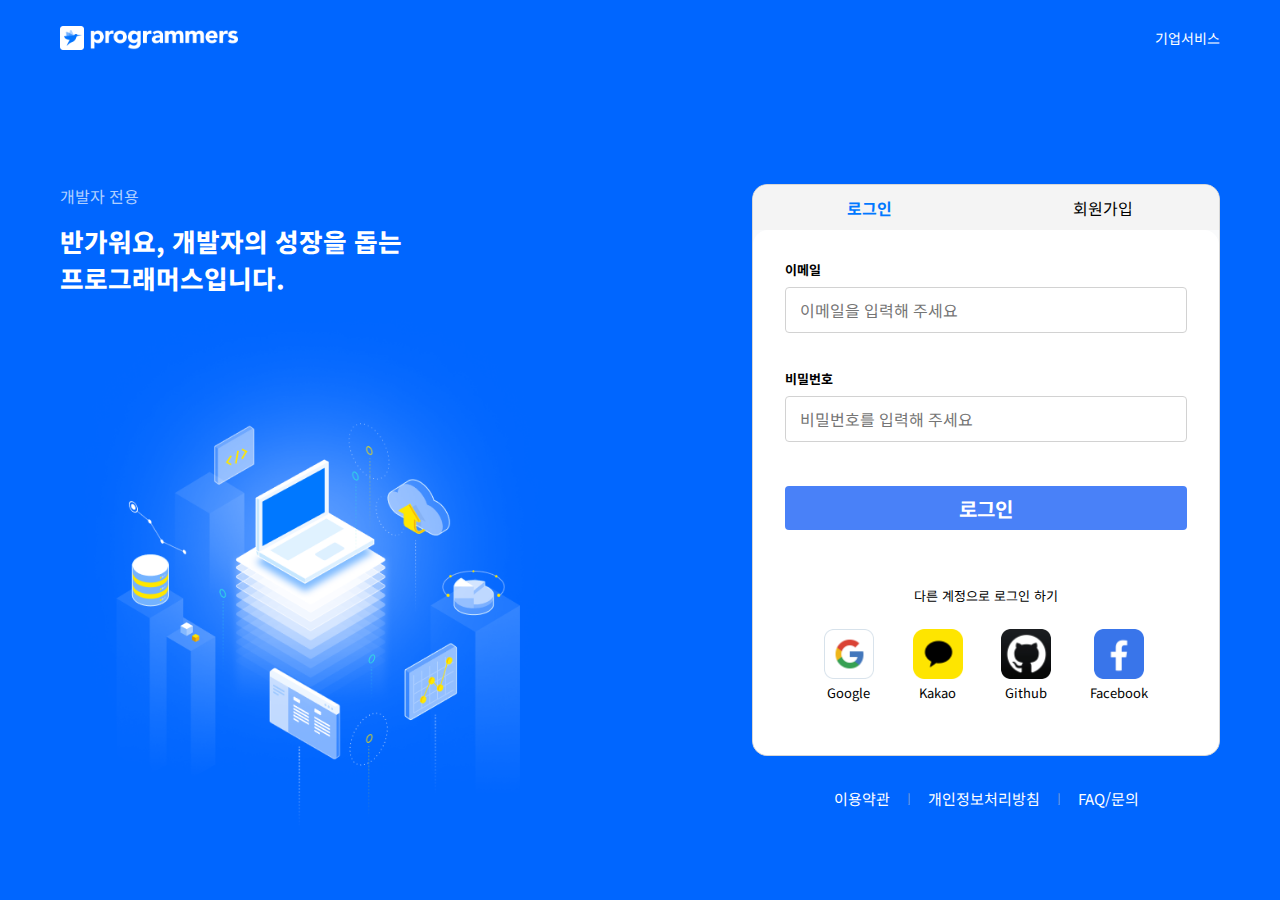
<file: index.html>
<!DOCTYPE html>
<html lang="ko">

<head>
    <meta charset="UTF-8">
    <meta http-equiv="X-UA-Compatible" content="IE=edge">
    <meta name="viewport" content="width=device-width, initial-scale=1.0">
    <title>프로그래머스</title>

    <link rel="stylesheet" href="./style.css">
    <link rel="preconnect" href="https://fonts.googleapis.com">
    <link rel="preconnect" href="https://fonts.gstatic.com" crossorigin>
    <link href="https://fonts.googleapis.com/css2?family=Noto+Sans+KR:wght@500&display=swap" rel="stylesheet">
</head>

<body class="container">
<div id="programmers_page">
    <div class="whole_section">
        <div class="top_section">
            <div class="top_divide">
                <img src="./MainLogo.png" alt="MainLogo">
                <a href="https://programmers.co.kr/account/sign_in?referer=https%3A%2F%2Fprogrammers.co.kr%2F" target="_blank">기업서비스 </a>
            </div> <!--top_divide 완료-->
        </div> <!--top_section 완료-->
        <div class="lower_section"> <!--whole_section 안에 lower section-->
            <div class="lower_parts">
                <div class="lower_half">
                    <div class="lower_developeronly">개발자 전용</div> <!--개발자 전용 부분은 끝-->
                    <div class="lower_hello">
                    반가워요, 개발자의 성장을 돕는<br>프로그래머스입니다.</div> <!--반가워요 부분도 끝-->
                    <img src="./Background.png" alt="Background"></div> <!--이미지는 lower_half div 안에 들어가있는 것., 이로서 lower half도 끝-->
                <div class="lower_right"> 
                    <div class="login_margin">
                          <div class="box_upper">
                            <a href="https://programmers.co.kr/account/sign_in" target="_blank" class="login">로그인</a>
                            <a href="https://programmers.co.kr/account/sign_in" target="_blank" class="signin">회원가입</a></div>
                          <div class="box_lower">
                            <div class="bold_mail">이메일</div>
                            <div class="email_address">
                            <input name="email" class="email_typig" type="email" placeholder="이메일을 입력해 주세요" autocomplete=""></div>
                            <div class="bold_pw">비밀번호</div>
                            <div class="password_address">
                            <input name="password" class="pw_typing" type="password" placeholder="비밀번호를 입력해 주세요" autocomplete=""></div>
                            <button class="blue_bar">로그인</button>
                            <div class="account_select">
                                <div class="another_account">다른 계정으로 로그인 하기</div>
                                <div class="icons">
                                        <button>
                                            <img src="./GoogleLogo.png" alt="GoogleLogo">
                                            <div>Google</div>
                                        </button>
                                        <button>
                                            <img src="./KakaoLogo.png" alt="KakaoLogo">
                                            <div>Kakao</div>
                                        </button>
                                        <button>
                                            <img src="./GithubLogo.png" alt="GithubLogo">
                                            <div>Github</div>
                                        </button>
                                        <button>
                                            <img src="./FacebookLogo.png" alt="Facebook">
                                            <div>Facebook</div>
                                        </button>
                                    </div>
                                </div>
                            </div>
                        </div>
                        <div class="lowest">이용약관 <hr> 개인정보처리방침 <hr> FAQ/문의 </div>
                    </div>
        
                </div>
            </div> 
        </div> 
    </div> 
</div> 



</body>

</html>
</file>
<file: style.css>
* {
    box-sizing: border-box;
    padding: 0;
    margin: 0;
    color: inherit;
    font: inherit;
}

div{display: block;}
 
body {font-family: 'Noto Sans KR', sans-serif;}

.whole_section {
    position: relative;
    display: flex;
    width: 100%;
    min-height: 100vh;
    flex-direction: column;
    background: #06f;
}

.whole_section .top_section {
    position: sticky;
    z-index: 1;
    top: 0;
    display: flex;
    width: 100%;
    height: 4.75rem;
    align-items: center;
    justify-content: center;
    background: #06f;
    font-size: .875rem;
}

.whole_section .top_section .top_divide {
    display: flex;
    width: 1200px;
    height: 4.75rem;
    align-items: center;
    justify-content: space-between;
    padding: 0 1.25rem;
    color: #fff;
}

.whole_section .top_section .top_divide img {
    width: 11.125rem;
}

.whole_section .top_section .top_divide a {
    text-decoration: none;
    display: flex;
    align-items: center;
}

.whole_section .lower_section {
    display: flex;
    justify-content: center;
    background: #06f;
}

.whole_section .lower_section .lower_parts {
    grid-template-columns: auto 380px;
}

.whole_section .lower_section .lower_parts {
    display: grid;
    width: 1200px;
    height: 100%;
    padding: 0 1.25rem;
    background: #06f;
    grid-template-columns: auto 468px;
}

.whole_section .lower_section .lower_parts .lower_half {
    position: relative;
    display: flex;
    height: 100%;
    flex-direction: column;
    align-items: flex-start;
}

.whole_section .lower_section .lower_parts .lower_half .lower_developeronly {
    margin-top: 6.75rem;
    margin-bottom: 0.875rem;
    color: rgba(255,255,255,.7);
}

.whole_section .lower_section .lower_parts .lower_half .lower_hello {
    font-size: 1.6rem;
    color: #fff;
    font-weight: 800;
}

.whole_section .lower_section .lower_parts .lower_half img {
    width: 80%;
    max-width: 31.25rem;
}


.whole_section .lower_section .lower_right {
    position: relative;
    display: flex;
    height: 100%;
    flex-direction: column;
    align-items: flex-end;;
}

.whole_section .lower_section .lower_right .login_margin {
    display: flex;
    width: 100%;
    height: 100%;
    flex-direction: column;
    align-items: center;
    border: 1px solid #d7d7d7;
    border-radius: 0.9375rem;
    margin-top: 6.75rem;
    background: #f9fafb;
}

.box_upper{
    display: grid;
    width: 100%;
    height: 3.125rem;
    align-items: center;
    border-radius: 0.9375rem 0.9375rem 0 0;
    background: #f4f4f4;
    grid-template-columns: 1fr 1fr;
}

.box_upper .login {
    display: flex;
    width: 100%;
    height: 100%;
    align-items: center;
    justify-content: center;
    border-radius: 0.9375rem 0.9375rem 0 0;
    margin: auto;
    background: #f4f4f4;
    text-decoration-line: none;
    color: #0078ff;
    font-weight: 700;
}
.box_upper .signin {
    display: flex;
    width: 100%;
    height: 100%;
    align-items: center;
    justify-content: center;
    border-radius: 0.9375rem 0.9375rem 0 0;
    margin: auto;
    background: #f4f4f4;
    text-decoration-line: none;
}

.login_margin .box_lower {
    width: 100%;
    height: 100%;
    padding: 1.875rem 2rem 3rem 2rem;
    border-radius: 0.9375rem;
    background: #fff;
}

.login_margin .box_lower .bold_mail {
    display: flex;
    flex-direction: column;
    align-items: flex-start;
    justify-content: flex-start;
    flex-wrap: nowrap;
    width: 100%;
    margin-bottom: 0.5rem;
    font-size: .8125rem;
    font-weight: 700;
}

.email_address input.email_typing {
    padding-left: 2.75rem;
}
.email_address input {
    width: 100%;
    height: 2.875rem;
    padding: 0.5rem 2.5rem 0.5rem 0.875rem;
    border: 1px solid #d2d2d2;
    border-radius: 0.25rem;
}

.login_margin .box_lower .bold_pw {
    width: 100%;
    margin-bottom: 0.5rem;
    margin-top: 2.25rem;
    font-size: .8125rem;
    font-weight: 700;
}

.password_address input.password_typing {
    padding-left: 2.75rem;
}

.password_address input {
    width: 100%;
    height: 2.875rem;
    padding: 0.5rem 2.5rem 0.5rem 0.875rem;
    border: 1px solid #d2d2d2;
    border-radius: 0.25rem;
}

.lower_right .box_lower .blue_bar {
    width: 100%;
    height: 2.75rem;
    border-radius: 4px;
    margin-top: 2.75rem;
    background: #4981f8;
    color: #fff;
    font-size: 1.25rem;
    font-weight: 700;
}
button {
    border: 0;
    background: none;
    cursor: pointer;
}

.lower_right .box_lower .account_select {
    width: 100%;
    justify-content: center;
    margin-top: 3.5rem;
    font-size: .8125rem;
    text-align: center;
}

.lower_right .box_lower .account_select .another_account {
    margin-bottom: 1.5rem;
}

.lower_right .box_lower .account_select .icons {
    display: flex;
    align-items: center;
    justify-content: space-evenly;
}

button {
    border: 0;
    background: none;
    cursor: pointer;
}

.lower_right .box_lower .account_select .icons img {
    width: 3.125rem;
    border-radius: 0.5rem;
}

.lower_section .lower_parts .lower_right .lowest {
    display: flex;
    width: 100%;
    align-items: center;
    justify-content: center;
    margin-top: 2rem;
    margin-bottom: 3.75rem;
    color: #fff;
    font-size: .9375rem;
}

.lower_section .lower_parts .lower_right .lowest hr {
    width: 1px;
    height: 0.75rem;
    margin: 0 1.125rem;
    background: #fff;
    opacity: .3;
}
</file>
